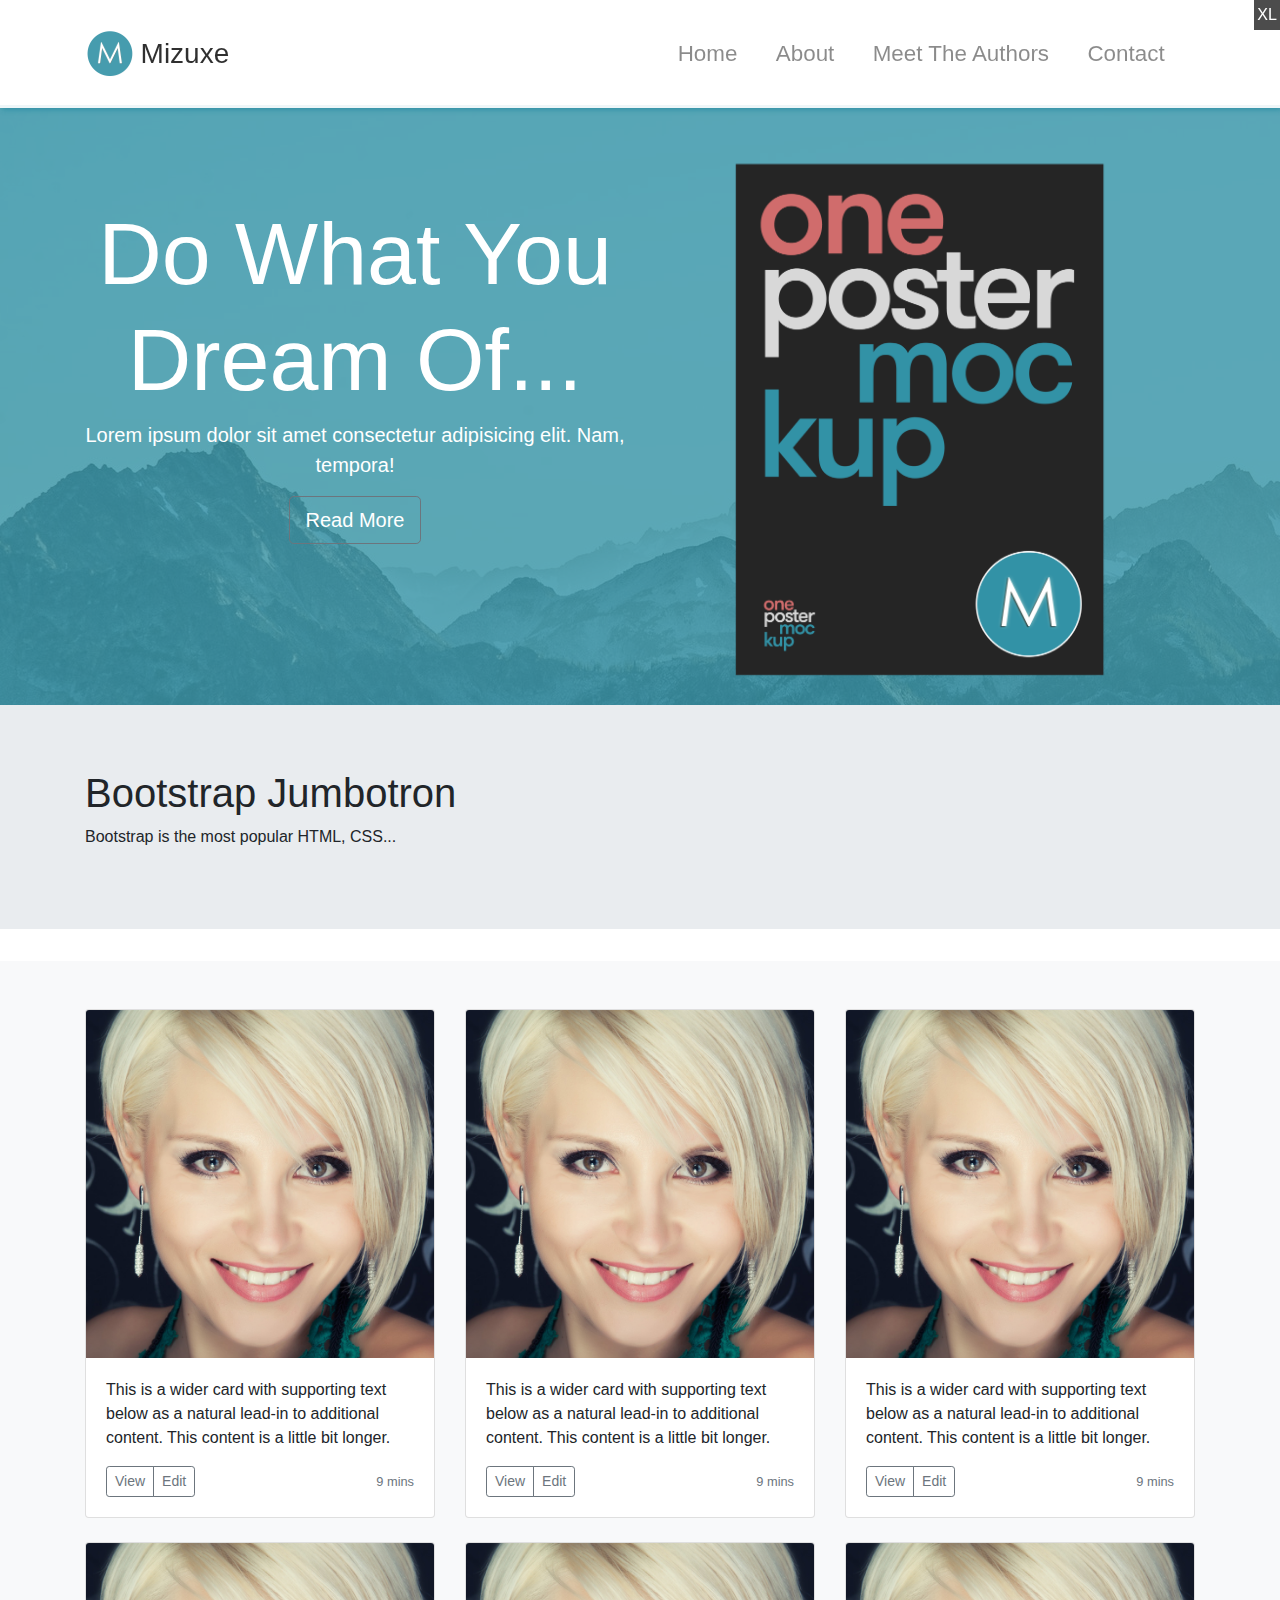
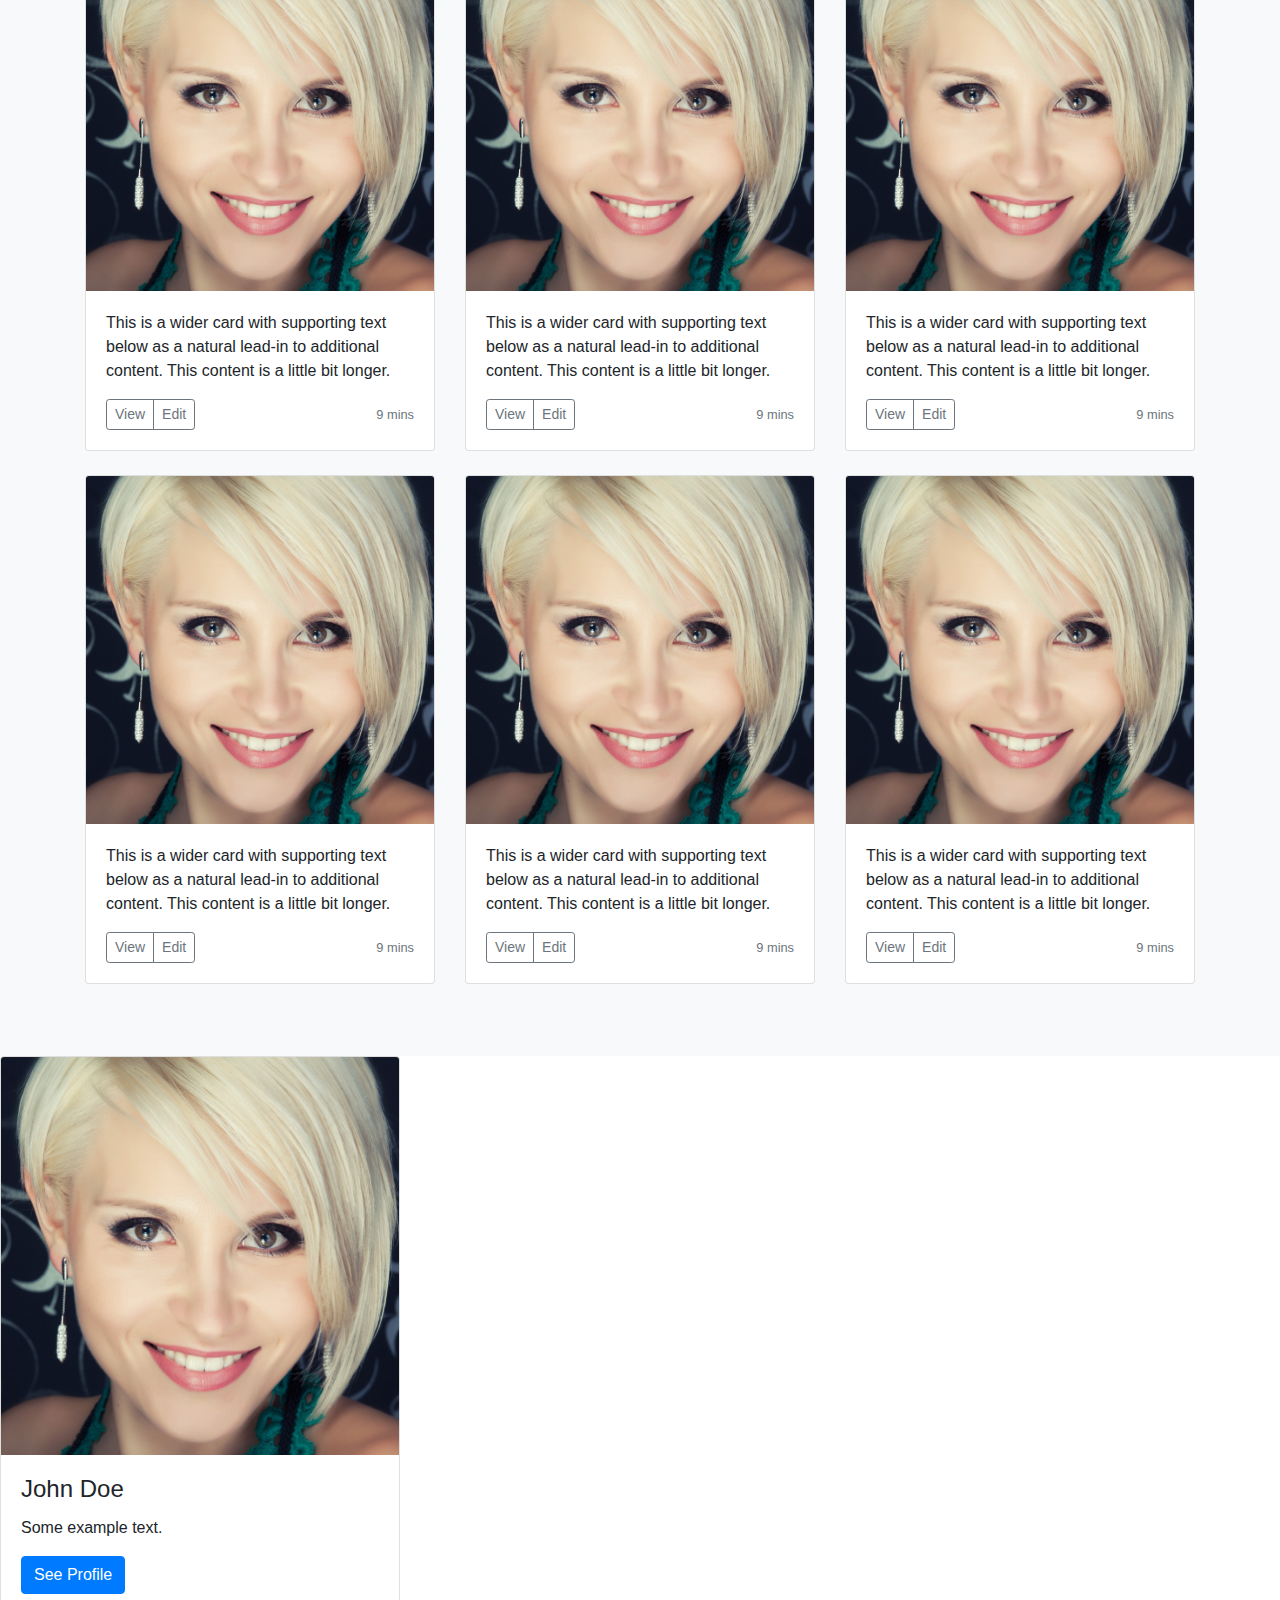
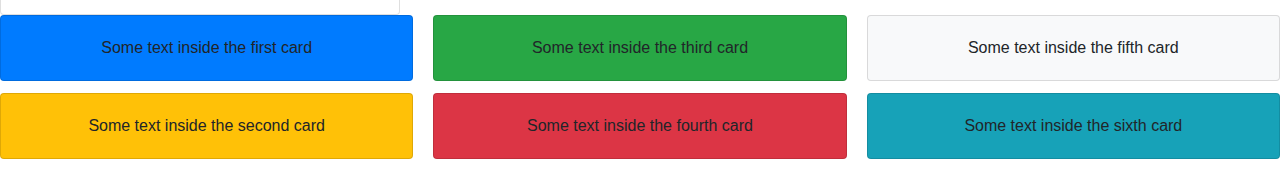
<file: start_template_sass/index.html>
<!DOCTYPE html>
<html lang="en">

<head>
  <meta charset="UTF-8">
  <meta name="viewport" content="width=device-width, initial-scale=1.0">
  <meta http-equiv="X-UA-Compatible" content="ie=edge">
  <link rel="stylesheet" href="https://use.fontawesome.com/releases/v5.0.13/css/all.css" integrity="sha384-DNOHZ68U8hZfKXOrtjWvjxusGo9WQnrNx2sqG0tfsghAvtVlRW3tvkXWZh58N9jp"
    crossorigin="anonymous">
    <link rel="stylesheet" href="css/bootstrap.css">
  <link rel="stylesheet" href="css/style.css">
  <title>Bootstrap Theme</title>
</head>

<body id="home">
  <!-- START HERE -->

<!-- NAV START-->
<nav class="navbar navbar-expand-md navbar-light fixed-top py-4" id="main-nav">
  <div class="container">
    <a href="#home" class="navbar-brand">
      <img src="img/mlogo.png" width="50" height="50" alt="">
      <h3 class="d-inline align-middle">Mizuxe</h3>
    </a>
    <button class="navbar-toggler" data-toggle="collapse" data-target="#navbarCollapse">
      <span class="navbar-toggler-icon"></span>
    </button>
    <div class="collapse navbar-collapse" id="navbarCollapse">
      <ul class="navbar-nav ml-auto">
        <li class="nav-item">
          <a href="#home" class="nav-link">Home</a>
        </li>
        <li class="nav-item">
          <a href="#about" class="nav-link">About</a>
        </li>
        <li class="nav-item">
          <a href="#authors" class="nav-link">Meet The Authors</a>
        </li>
        <li class="nav-item">
          <a href="#contact" class="nav-link">Contact</a>
        </li>
      </ul>
    </div>
  </div>
</nav>
 <!-- NAV END-->

<!--showcase start-->
<section id="showcase" class="py-5">
  <div class="primary-overlay text-white">
    <div class="container">
      <div class="row">
        <div class="col-lg-6 text-center">
          <h1 class="display-2 mt-5 pt-5">
            Do What You Dream Of...
          </h1>
          <p class="lead">Lorem ipsum dolor sit amet consectetur adipisicing elit. Nam, tempora!</p>
          <a href="#" class="btn btn-outline-secondary btn-lg text-white">
            <i class="fas fa-arrow-right"></i> Read More
          </a>
        </div>
        <div class="col-lg-6">
          <img src="img/book.png" alt="" class="img-fluid d-none d-lg-block">
        </div>
      </div>
    </div>
  </div>
</section>

<!--jumbotron-->
<div class="jumbotron jumbotron-fluid">
  <div class="container">
    <h1>Bootstrap Jumbotron</h1>
    <p>Bootstrap is the most popular HTML, CSS...</p>
  </div>
</div>

<!--cards-->


<div class="album py-5 bg-light">
  <div class="container">

    <div class="row">
      <div class="col-md-4">
        <div class="card mb-4 box-shadow">
          <img src="img/person1.jpg" class="card-img-top" alt="Card image cap">
          <div class="card-body">
            <p class="card-text">This is a wider card with supporting text below as a natural lead-in to additional content. This content is a little bit longer.</p>
            <div class="d-flex justify-content-between align-items-center">
              <div class="btn-group">
                <button type="button" class="btn btn-sm btn-outline-secondary">View</button>
                <button type="button" class="btn btn-sm btn-outline-secondary">Edit</button>
              </div>
              <small class="text-muted">9 mins</small>
            </div>
          </div>
        </div>
      </div>
      <div class="col-md-4">
        <div class="card mb-4 box-shadow">
          <img src="img/person1.jpg" class="card-img-top" alt="Card image cap">
          <div class="card-body">
            <p class="card-text">This is a wider card with supporting text below as a natural lead-in to additional content. This content is a little bit longer.</p>
            <div class="d-flex justify-content-between align-items-center">
              <div class="btn-group">
                <button type="button" class="btn btn-sm btn-outline-secondary">View</button>
                <button type="button" class="btn btn-sm btn-outline-secondary">Edit</button>
              </div>
              <small class="text-muted">9 mins</small>
            </div>
          </div>
        </div>
      </div>
      <div class="col-md-4">
        <div class="card mb-4 box-shadow">
          <img src="img/person1.jpg" class="card-img-top" alt="Card image cap">
          <div class="card-body">
            <p class="card-text">This is a wider card with supporting text below as a natural lead-in to additional content. This content is a little bit longer.</p>
            <div class="d-flex justify-content-between align-items-center">
              <div class="btn-group">
                <button type="button" class="btn btn-sm btn-outline-secondary">View</button>
                <button type="button" class="btn btn-sm btn-outline-secondary">Edit</button>
              </div>
              <small class="text-muted">9 mins</small>
            </div>
          </div>
        </div>
      </div>

      <div class="col-md-4">
        <div class="card mb-4 box-shadow">
          <img src="img/person1.jpg" class="card-img-top" alt="Card image cap">
          <div class="card-body">
            <p class="card-text">This is a wider card with supporting text below as a natural lead-in to additional content. This content is a little bit longer.</p>
            <div class="d-flex justify-content-between align-items-center">
              <div class="btn-group">
                <button type="button" class="btn btn-sm btn-outline-secondary">View</button>
                <button type="button" class="btn btn-sm btn-outline-secondary">Edit</button>
              </div>
              <small class="text-muted">9 mins</small>
            </div>
          </div>
        </div>
      </div>
      <div class="col-md-4">
        <div class="card mb-4 box-shadow">
          <img src="img/person1.jpg" class="card-img-top" alt="Card image cap">
          <div class="card-body">
            <p class="card-text">This is a wider card with supporting text below as a natural lead-in to additional content. This content is a little bit longer.</p>
            <div class="d-flex justify-content-between align-items-center">
              <div class="btn-group">
                <button type="button" class="btn btn-sm btn-outline-secondary">View</button>
                <button type="button" class="btn btn-sm btn-outline-secondary">Edit</button>
              </div>
              <small class="text-muted">9 mins</small>
            </div>
          </div>
        </div>
      </div>
      <div class="col-md-4">
        <div class="card mb-4 box-shadow">
          <img src="img/person1.jpg" class="card-img-top" alt="Card image cap">
          <div class="card-body">
            <p class="card-text">This is a wider card with supporting text below as a natural lead-in to additional content. This content is a little bit longer.</p>
            <div class="d-flex justify-content-between align-items-center">
              <div class="btn-group">
                <button type="button" class="btn btn-sm btn-outline-secondary">View</button>
                <button type="button" class="btn btn-sm btn-outline-secondary">Edit</button>
              </div>
              <small class="text-muted">9 mins</small>
            </div>
          </div>
        </div>
      </div>

      <div class="col-md-4">
        <div class="card mb-4 box-shadow">
          <img src="img/person1.jpg" class="card-img-top" alt="Card image cap">
          <div class="card-body">
            <p class="card-text">This is a wider card with supporting text below as a natural lead-in to additional content. This content is a little bit longer.</p>
            <div class="d-flex justify-content-between align-items-center">
              <div class="btn-group">
                <button type="button" class="btn btn-sm btn-outline-secondary">View</button>
                <button type="button" class="btn btn-sm btn-outline-secondary">Edit</button>
              </div>
              <small class="text-muted">9 mins</small>
            </div>
          </div>
        </div>
      </div>
      <div class="col-md-4">
        <div class="card mb-4 box-shadow">
          <img src="img/person1.jpg" class="card-img-top" alt="Card image cap">
          <div class="card-body">
            <p class="card-text">This is a wider card with supporting text below as a natural lead-in to additional content. This content is a little bit longer.</p>
            <div class="d-flex justify-content-between align-items-center">
              <div class="btn-group">
                <button type="button" class="btn btn-sm btn-outline-secondary">View</button>
                <button type="button" class="btn btn-sm btn-outline-secondary">Edit</button>
              </div>
              <small class="text-muted">9 mins</small>
            </div>
          </div>
        </div>
      </div>
      <div class="col-md-4">
        <div class="card mb-4 box-shadow">
          <img src="img/person1.jpg" class="card-img-top" alt="Card image cap">
          <div class="card-body">
            <p class="card-text">This is a wider card with supporting text below as a natural lead-in to additional content. This content is a little bit longer.</p>
            <div class="d-flex justify-content-between align-items-center">
              <div class="btn-group">
                <button type="button" class="btn btn-sm btn-outline-secondary">View</button>
                <button type="button" class="btn btn-sm btn-outline-secondary">Edit</button>
              </div>
              <small class="text-muted">9 mins</small>
            </div>
          </div>
        </div>
      </div>
    </div>
  </div>
</div>






















<div class="card" style="width:400px">
  <img class="card-img-top" src="img/person1.jpg" alt="Card image">
  <div class="card-body">
    <h4 class="card-title">John Doe</h4>
    <p class="card-text">Some example text.</p>
    <a href="#" class="btn btn-primary">See Profile</a>
  </div>
</div>





<div class="card-columns">
  <div class="card bg-primary">
    <div class="card-body text-center">
      <p class="card-text">Some text inside the first card</p>
    </div>
  </div>
  <div class="card bg-warning">
    <div class="card-body text-center">
      <p class="card-text">Some text inside the second card</p>
    </div>
  </div>
  <div class="card bg-success">
    <div class="card-body text-center">
      <p class="card-text">Some text inside the third card</p>
    </div>
  </div>
  <div class="card bg-danger">
    <div class="card-body text-center">
      <p class="card-text">Some text inside the fourth card</p>
    </div>
  </div>
  <div class="card bg-light">
    <div class="card-body text-center">
      <p class="card-text">Some text inside the fifth card</p>
    </div>
  </div>
  <div class="card bg-info">
    <div class="card-body text-center">
      <p class="card-text">Some text inside the sixth card</p>
    </div>
  </div>
</div>









<!--<span id="year"></span>-->

  <script src="http://code.jquery.com/jquery-3.3.1.min.js" integrity="sha256-FgpCb/KJQlLNfOu91ta32o/NMZxltwRo8QtmkMRdAu8="
    crossorigin="anonymous"></script>
  <script src="https://cdnjs.cloudflare.com/ajax/libs/popper.js/1.14.3/umd/popper.min.js" integrity="sha384-ZMP7rVo3mIykV+2+9J3UJ46jBk0WLaUAdn689aCwoqbBJiSnjAK/l8WvCWPIPm49"
    crossorigin="anonymous"></script>
  <script src="https://stackpath.bootstrapcdn.com/bootstrap/4.1.1/js/bootstrap.min.js" integrity="sha384-smHYKdLADwkXOn1EmN1qk/HfnUcbVRZyYmZ4qpPea6sjB/pTJ0euyQp0Mk8ck+5T"
    crossorigin="anonymous"></script>

  <script>
    // Get the current year for the copyright
    $('#year').text(new Date().getFullYear());
  </script>


<div id="debug">
  <style>
      #debug {
          position: fixed;
          top: 0;
          right: 0;
          background-color: rgba(0, 0, 0, 0.7);
          color: white;
          padding: 0.2em;
          z-index: 1000000;
      }
  </style>
  <span class="d-block d-sm-none">XS</span>
  <span class="d-none d-sm-block d-md-none">SM</span>
  <span class="d-none d-md-block d-lg-none">MD</span>
  <span class="d-none d-lg-block d-xl-none">LG</span>
  <span class="d-none d-xl-block d-lg-none">XL</span>
</div>


</body>

</html>
</file>
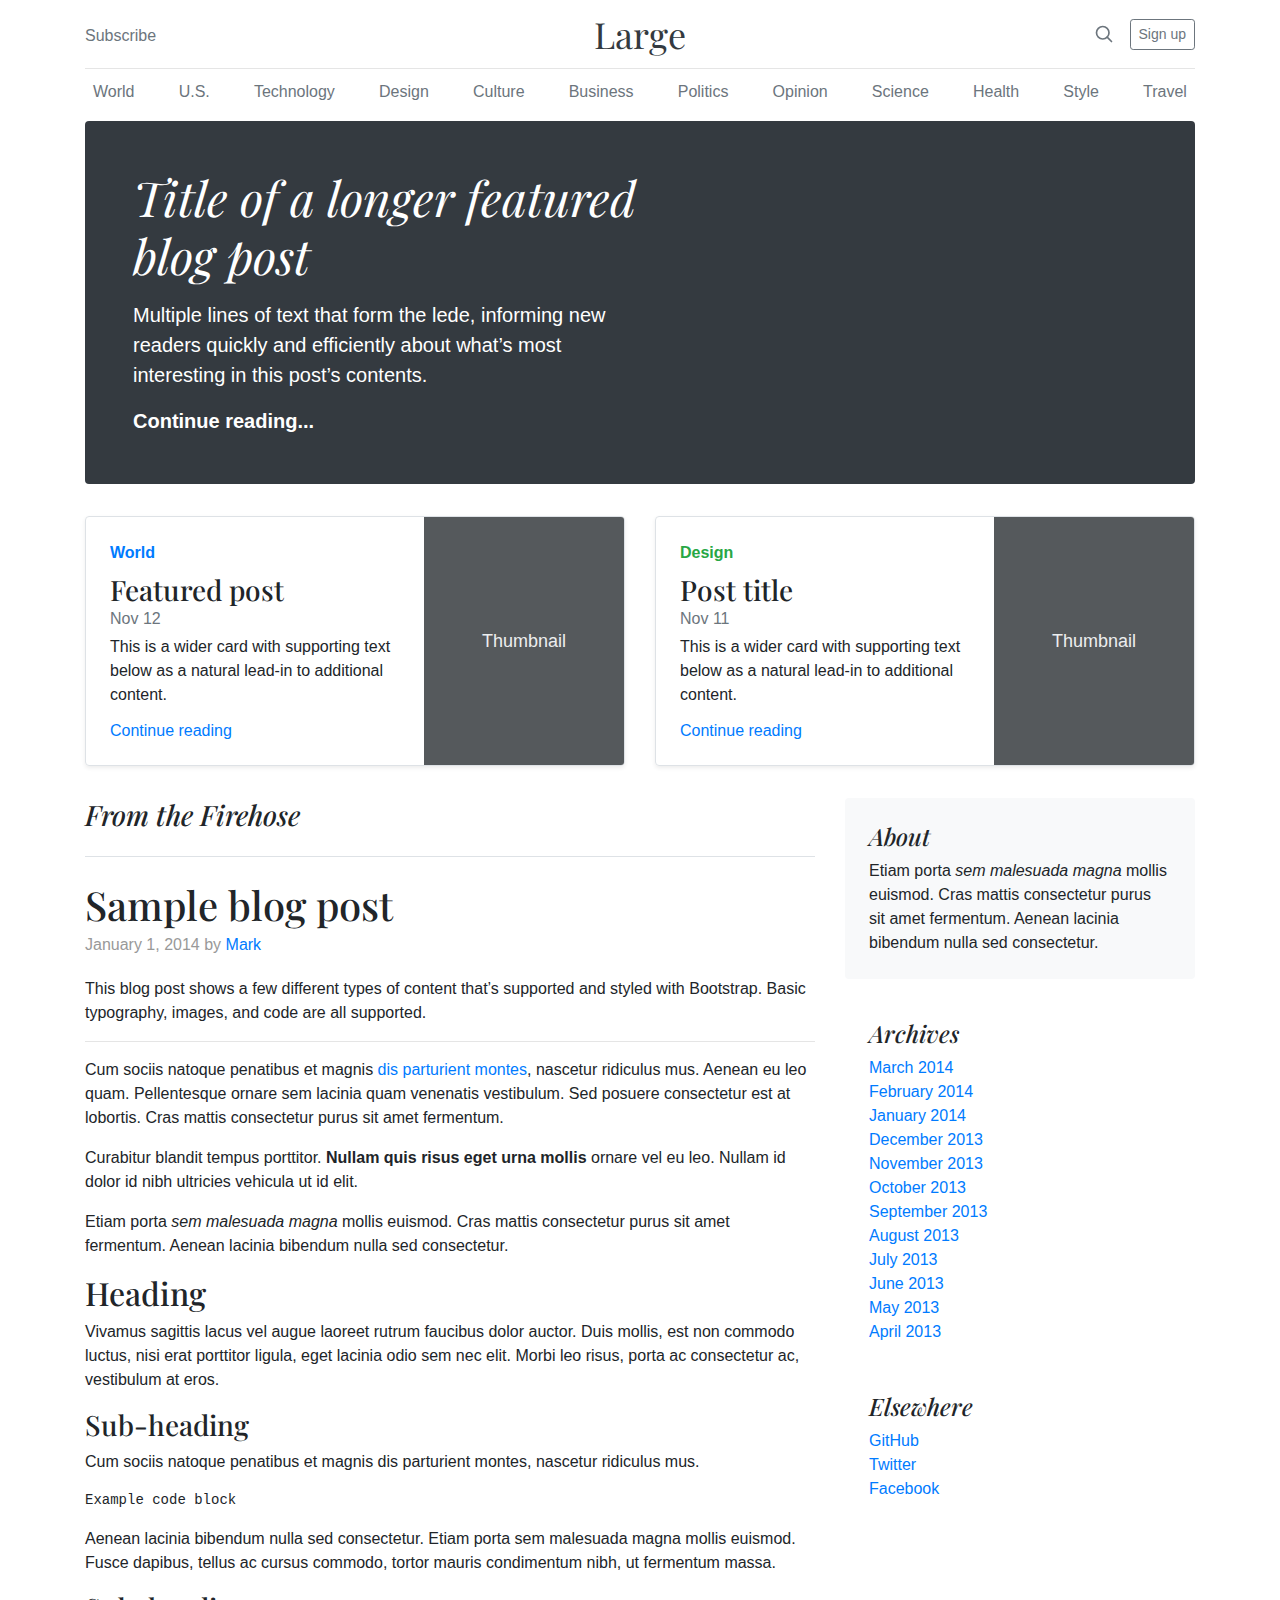
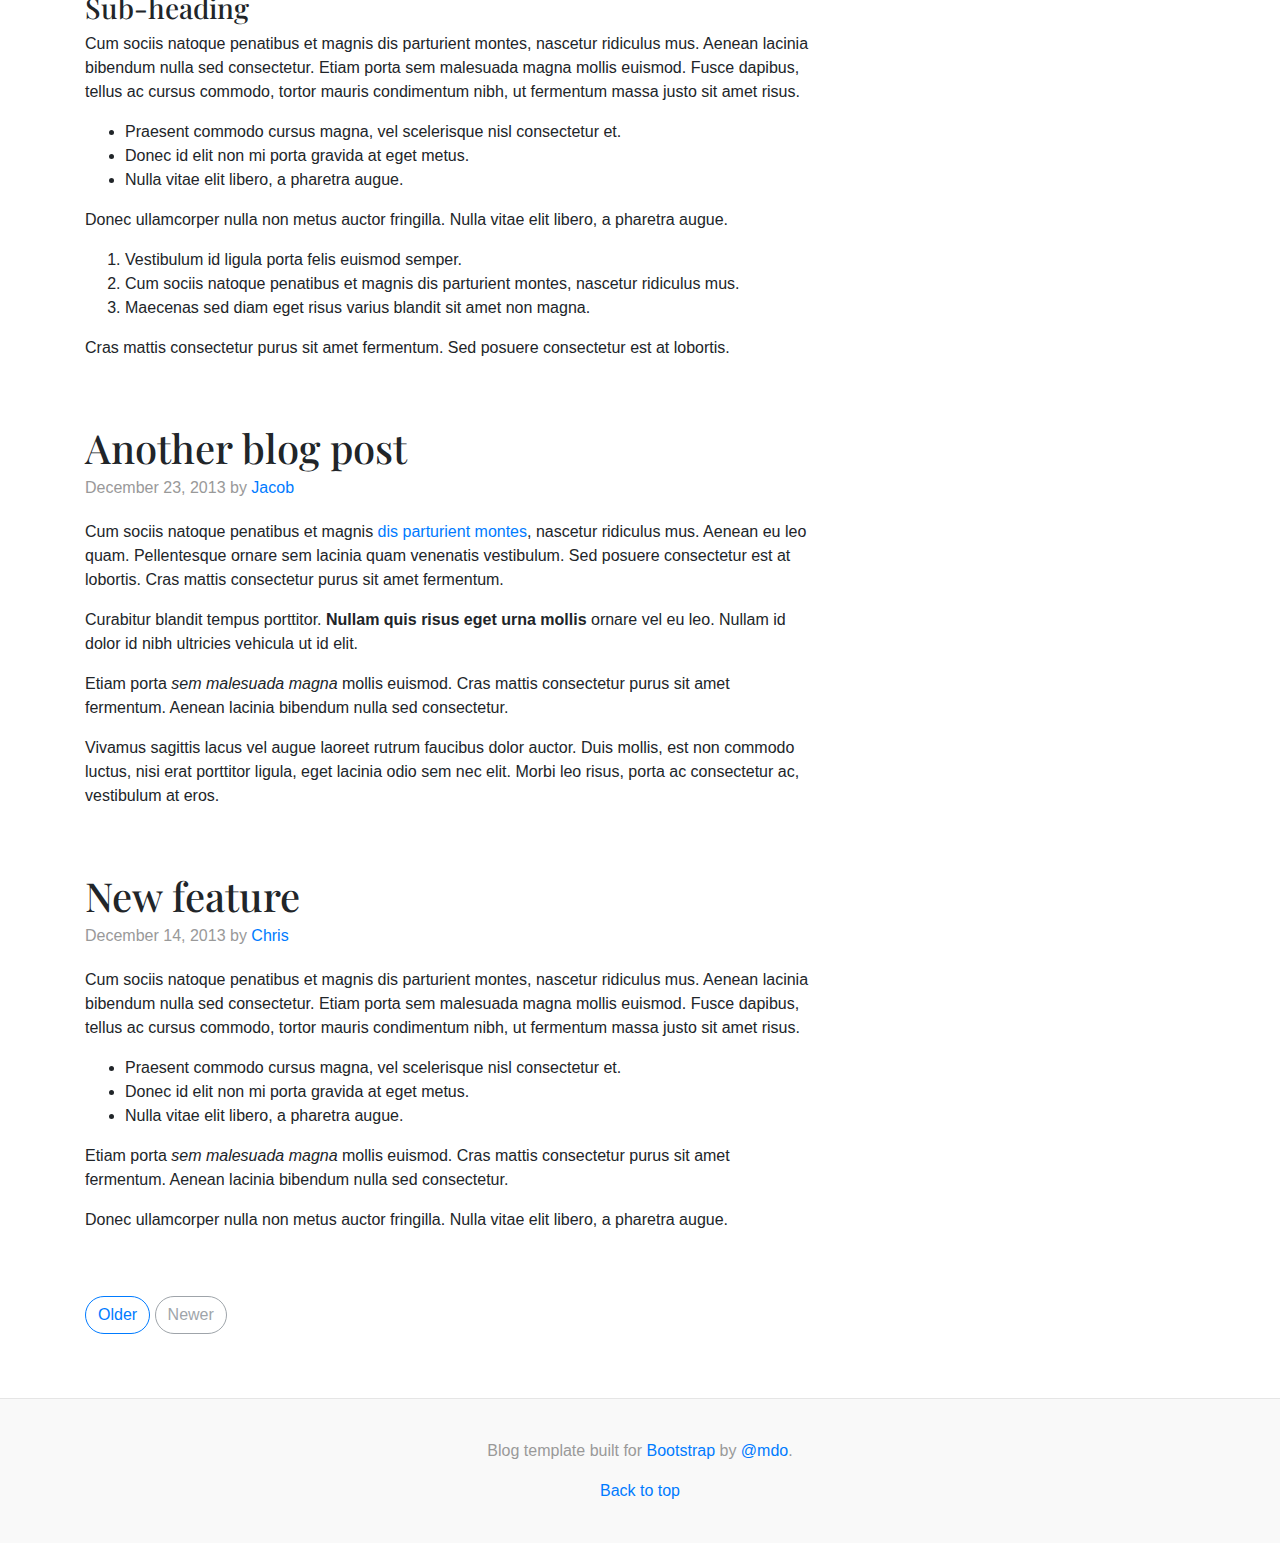
<file: brol/bootstrap-4.5.0-examples/blog/index.html>
<!doctype html>
<html lang="en">
  <head>
    <meta charset="utf-8">
    <meta name="viewport" content="width=device-width, initial-scale=1, shrink-to-fit=no">
    <meta name="description" content="">
    <meta name="author" content="Mark Otto, Jacob Thornton, and Bootstrap contributors">
    <meta name="generator" content="Jekyll v4.0.1">
    <title>Blog Template · Bootstrap</title>

    <link rel="canonical" href="https://getbootstrap.com/docs/4.5/examples/blog/">

    <!-- Bootstrap core CSS -->
<link href="../assets/dist/css/bootstrap.css" rel="stylesheet">

    <style>
      .bd-placeholder-img {
        font-size: 1.125rem;
        text-anchor: middle;
        -webkit-user-select: none;
        -moz-user-select: none;
        -ms-user-select: none;
        user-select: none;
      }

      @media (min-width: 768px) {
        .bd-placeholder-img-lg {
          font-size: 3.5rem;
        }
      }
    </style>
    <!-- Custom styles for this template -->
    <link href="https://fonts.googleapis.com/css?family=Playfair+Display:700,900" rel="stylesheet">
    <!-- Custom styles for this template -->
    <link href="blog.css" rel="stylesheet">
  </head>
  <body>
    <div class="container">
  <header class="blog-header py-3">
    <div class="row flex-nowrap justify-content-between align-items-center">
      <div class="col-4 pt-1">
        <a class="text-muted" href="#">Subscribe</a>
      </div>
      <div class="col-4 text-center">
        <a class="blog-header-logo text-dark" href="#">Large</a>
      </div>
      <div class="col-4 d-flex justify-content-end align-items-center">
        <a class="text-muted" href="#" aria-label="Search">
          <svg xmlns="http://www.w3.org/2000/svg" width="20" height="20" fill="none" stroke="currentColor" stroke-linecap="round" stroke-linejoin="round" stroke-width="2" class="mx-3" role="img" viewBox="0 0 24 24" focusable="false"><title>Search</title><circle cx="10.5" cy="10.5" r="7.5"/><path d="M21 21l-5.2-5.2"/></svg>
        </a>
        <a class="btn btn-sm btn-outline-secondary" href="#">Sign up</a>
      </div>
    </div>
  </header>

  <div class="nav-scroller py-1 mb-2">
    <nav class="nav d-flex justify-content-between">
      <a class="p-2 text-muted" href="#">World</a>
      <a class="p-2 text-muted" href="#">U.S.</a>
      <a class="p-2 text-muted" href="#">Technology</a>
      <a class="p-2 text-muted" href="#">Design</a>
      <a class="p-2 text-muted" href="#">Culture</a>
      <a class="p-2 text-muted" href="#">Business</a>
      <a class="p-2 text-muted" href="#">Politics</a>
      <a class="p-2 text-muted" href="#">Opinion</a>
      <a class="p-2 text-muted" href="#">Science</a>
      <a class="p-2 text-muted" href="#">Health</a>
      <a class="p-2 text-muted" href="#">Style</a>
      <a class="p-2 text-muted" href="#">Travel</a>
    </nav>
  </div>

  <div class="jumbotron p-4 p-md-5 text-white rounded bg-dark">
    <div class="col-md-6 px-0">
      <h1 class="display-4 font-italic">Title of a longer featured blog post</h1>
      <p class="lead my-3">Multiple lines of text that form the lede, informing new readers quickly and efficiently about what’s most interesting in this post’s contents.</p>
      <p class="lead mb-0"><a href="#" class="text-white font-weight-bold">Continue reading...</a></p>
    </div>
  </div>

  <div class="row mb-2">
    <div class="col-md-6">
      <div class="row no-gutters border rounded overflow-hidden flex-md-row mb-4 shadow-sm h-md-250 position-relative">
        <div class="col p-4 d-flex flex-column position-static">
          <strong class="d-inline-block mb-2 text-primary">World</strong>
          <h3 class="mb-0">Featured post</h3>
          <div class="mb-1 text-muted">Nov 12</div>
          <p class="card-text mb-auto">This is a wider card with supporting text below as a natural lead-in to additional content.</p>
          <a href="#" class="stretched-link">Continue reading</a>
        </div>
        <div class="col-auto d-none d-lg-block">
          <svg class="bd-placeholder-img" width="200" height="250" xmlns="http://www.w3.org/2000/svg" preserveAspectRatio="xMidYMid slice" focusable="false" role="img" aria-label="Placeholder: Thumbnail"><title>Placeholder</title><rect width="100%" height="100%" fill="#55595c"/><text x="50%" y="50%" fill="#eceeef" dy=".3em">Thumbnail</text></svg>
        </div>
      </div>
    </div>
    <div class="col-md-6">
      <div class="row no-gutters border rounded overflow-hidden flex-md-row mb-4 shadow-sm h-md-250 position-relative">
        <div class="col p-4 d-flex flex-column position-static">
          <strong class="d-inline-block mb-2 text-success">Design</strong>
          <h3 class="mb-0">Post title</h3>
          <div class="mb-1 text-muted">Nov 11</div>
          <p class="mb-auto">This is a wider card with supporting text below as a natural lead-in to additional content.</p>
          <a href="#" class="stretched-link">Continue reading</a>
        </div>
        <div class="col-auto d-none d-lg-block">
          <svg class="bd-placeholder-img" width="200" height="250" xmlns="http://www.w3.org/2000/svg" preserveAspectRatio="xMidYMid slice" focusable="false" role="img" aria-label="Placeholder: Thumbnail"><title>Placeholder</title><rect width="100%" height="100%" fill="#55595c"/><text x="50%" y="50%" fill="#eceeef" dy=".3em">Thumbnail</text></svg>
        </div>
      </div>
    </div>
  </div>
</div>

<main role="main" class="container">
  <div class="row">
    <div class="col-md-8 blog-main">
      <h3 class="pb-4 mb-4 font-italic border-bottom">
        From the Firehose
      </h3>

      <div class="blog-post">
        <h2 class="blog-post-title">Sample blog post</h2>
        <p class="blog-post-meta">January 1, 2014 by <a href="#">Mark</a></p>

        <p>This blog post shows a few different types of content that’s supported and styled with Bootstrap. Basic typography, images, and code are all supported.</p>
        <hr>
        <p>Cum sociis natoque penatibus et magnis <a href="#">dis parturient montes</a>, nascetur ridiculus mus. Aenean eu leo quam. Pellentesque ornare sem lacinia quam venenatis vestibulum. Sed posuere consectetur est at lobortis. Cras mattis consectetur purus sit amet fermentum.</p>
        <blockquote>
          <p>Curabitur blandit tempus porttitor. <strong>Nullam quis risus eget urna mollis</strong> ornare vel eu leo. Nullam id dolor id nibh ultricies vehicula ut id elit.</p>
        </blockquote>
        <p>Etiam porta <em>sem malesuada magna</em> mollis euismod. Cras mattis consectetur purus sit amet fermentum. Aenean lacinia bibendum nulla sed consectetur.</p>
        <h2>Heading</h2>
        <p>Vivamus sagittis lacus vel augue laoreet rutrum faucibus dolor auctor. Duis mollis, est non commodo luctus, nisi erat porttitor ligula, eget lacinia odio sem nec elit. Morbi leo risus, porta ac consectetur ac, vestibulum at eros.</p>
        <h3>Sub-heading</h3>
        <p>Cum sociis natoque penatibus et magnis dis parturient montes, nascetur ridiculus mus.</p>
        <pre><code>Example code block</code></pre>
        <p>Aenean lacinia bibendum nulla sed consectetur. Etiam porta sem malesuada magna mollis euismod. Fusce dapibus, tellus ac cursus commodo, tortor mauris condimentum nibh, ut fermentum massa.</p>
        <h3>Sub-heading</h3>
        <p>Cum sociis natoque penatibus et magnis dis parturient montes, nascetur ridiculus mus. Aenean lacinia bibendum nulla sed consectetur. Etiam porta sem malesuada magna mollis euismod. Fusce dapibus, tellus ac cursus commodo, tortor mauris condimentum nibh, ut fermentum massa justo sit amet risus.</p>
        <ul>
          <li>Praesent commodo cursus magna, vel scelerisque nisl consectetur et.</li>
          <li>Donec id elit non mi porta gravida at eget metus.</li>
          <li>Nulla vitae elit libero, a pharetra augue.</li>
        </ul>
        <p>Donec ullamcorper nulla non metus auctor fringilla. Nulla vitae elit libero, a pharetra augue.</p>
        <ol>
          <li>Vestibulum id ligula porta felis euismod semper.</li>
          <li>Cum sociis natoque penatibus et magnis dis parturient montes, nascetur ridiculus mus.</li>
          <li>Maecenas sed diam eget risus varius blandit sit amet non magna.</li>
        </ol>
        <p>Cras mattis consectetur purus sit amet fermentum. Sed posuere consectetur est at lobortis.</p>
      </div><!-- /.blog-post -->

      <div class="blog-post">
        <h2 class="blog-post-title">Another blog post</h2>
        <p class="blog-post-meta">December 23, 2013 by <a href="#">Jacob</a></p>

        <p>Cum sociis natoque penatibus et magnis <a href="#">dis parturient montes</a>, nascetur ridiculus mus. Aenean eu leo quam. Pellentesque ornare sem lacinia quam venenatis vestibulum. Sed posuere consectetur est at lobortis. Cras mattis consectetur purus sit amet fermentum.</p>
        <blockquote>
          <p>Curabitur blandit tempus porttitor. <strong>Nullam quis risus eget urna mollis</strong> ornare vel eu leo. Nullam id dolor id nibh ultricies vehicula ut id elit.</p>
        </blockquote>
        <p>Etiam porta <em>sem malesuada magna</em> mollis euismod. Cras mattis consectetur purus sit amet fermentum. Aenean lacinia bibendum nulla sed consectetur.</p>
        <p>Vivamus sagittis lacus vel augue laoreet rutrum faucibus dolor auctor. Duis mollis, est non commodo luctus, nisi erat porttitor ligula, eget lacinia odio sem nec elit. Morbi leo risus, porta ac consectetur ac, vestibulum at eros.</p>
      </div><!-- /.blog-post -->

      <div class="blog-post">
        <h2 class="blog-post-title">New feature</h2>
        <p class="blog-post-meta">December 14, 2013 by <a href="#">Chris</a></p>

        <p>Cum sociis natoque penatibus et magnis dis parturient montes, nascetur ridiculus mus. Aenean lacinia bibendum nulla sed consectetur. Etiam porta sem malesuada magna mollis euismod. Fusce dapibus, tellus ac cursus commodo, tortor mauris condimentum nibh, ut fermentum massa justo sit amet risus.</p>
        <ul>
          <li>Praesent commodo cursus magna, vel scelerisque nisl consectetur et.</li>
          <li>Donec id elit non mi porta gravida at eget metus.</li>
          <li>Nulla vitae elit libero, a pharetra augue.</li>
        </ul>
        <p>Etiam porta <em>sem malesuada magna</em> mollis euismod. Cras mattis consectetur purus sit amet fermentum. Aenean lacinia bibendum nulla sed consectetur.</p>
        <p>Donec ullamcorper nulla non metus auctor fringilla. Nulla vitae elit libero, a pharetra augue.</p>
      </div><!-- /.blog-post -->

      <nav class="blog-pagination">
        <a class="btn btn-outline-primary" href="#">Older</a>
        <a class="btn btn-outline-secondary disabled" href="#" tabindex="-1" aria-disabled="true">Newer</a>
      </nav>

    </div><!-- /.blog-main -->

    <aside class="col-md-4 blog-sidebar">
      <div class="p-4 mb-3 bg-light rounded">
        <h4 class="font-italic">About</h4>
        <p class="mb-0">Etiam porta <em>sem malesuada magna</em> mollis euismod. Cras mattis consectetur purus sit amet fermentum. Aenean lacinia bibendum nulla sed consectetur.</p>
      </div>

      <div class="p-4">
        <h4 class="font-italic">Archives</h4>
        <ol class="list-unstyled mb-0">
          <li><a href="#">March 2014</a></li>
          <li><a href="#">February 2014</a></li>
          <li><a href="#">January 2014</a></li>
          <li><a href="#">December 2013</a></li>
          <li><a href="#">November 2013</a></li>
          <li><a href="#">October 2013</a></li>
          <li><a href="#">September 2013</a></li>
          <li><a href="#">August 2013</a></li>
          <li><a href="#">July 2013</a></li>
          <li><a href="#">June 2013</a></li>
          <li><a href="#">May 2013</a></li>
          <li><a href="#">April 2013</a></li>
        </ol>
      </div>

      <div class="p-4">
        <h4 class="font-italic">Elsewhere</h4>
        <ol class="list-unstyled">
          <li><a href="#">GitHub</a></li>
          <li><a href="#">Twitter</a></li>
          <li><a href="#">Facebook</a></li>
        </ol>
      </div>
    </aside><!-- /.blog-sidebar -->

  </div><!-- /.row -->

</main><!-- /.container -->

<footer class="blog-footer">
  <p>Blog template built for <a href="https://getbootstrap.com/">Bootstrap</a> by <a href="https://twitter.com/mdo">@mdo</a>.</p>
  <p>
    <a href="#">Back to top</a>
  </p>
</footer>
</body>
</html>
</file>
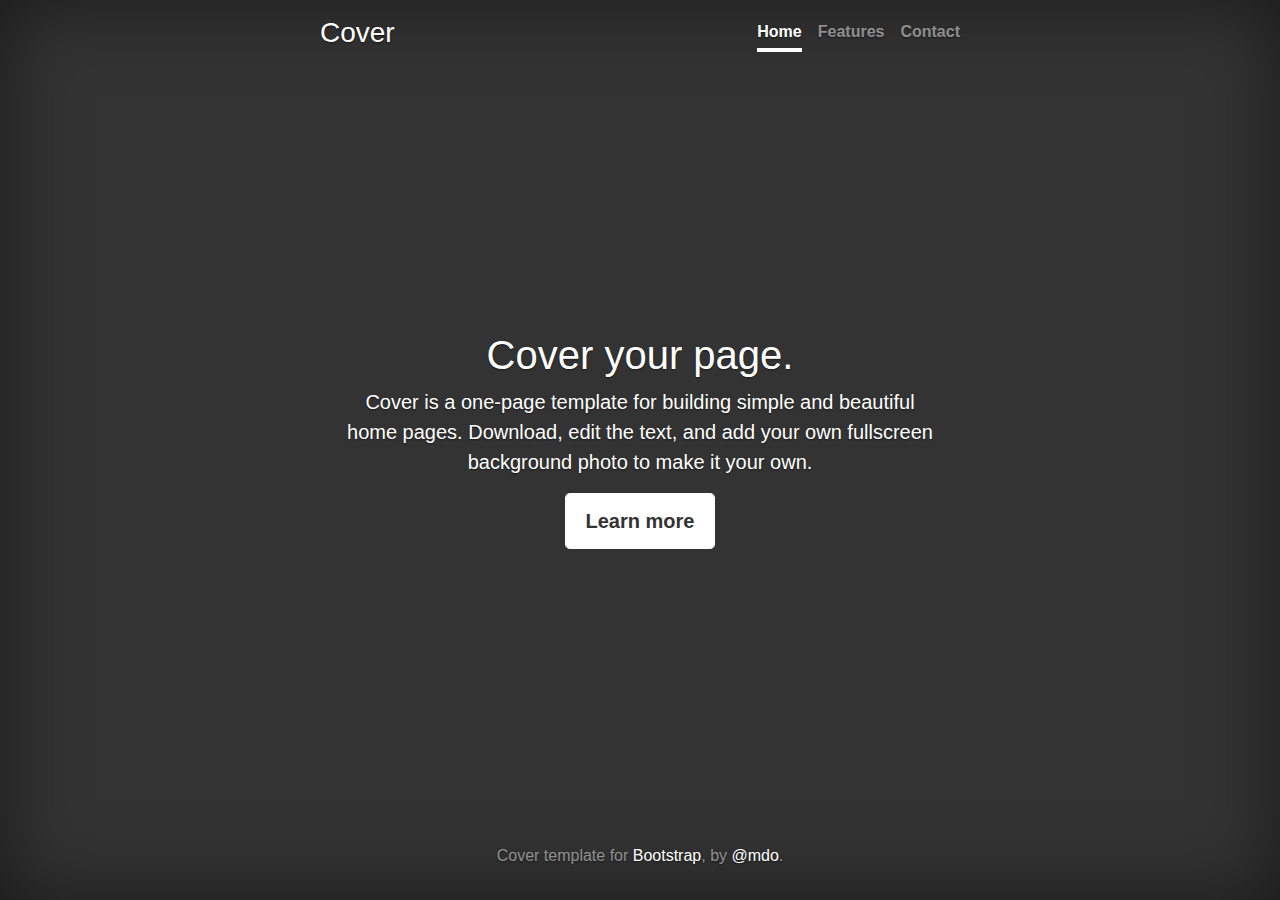
<file: brol/bootstrap-4.5.0-examples/cover/index.html>
<!doctype html>
<html lang="en">
  <head>
    <meta charset="utf-8">
    <meta name="viewport" content="width=device-width, initial-scale=1, shrink-to-fit=no">
    <meta name="description" content="">
    <meta name="author" content="Mark Otto, Jacob Thornton, and Bootstrap contributors">
    <meta name="generator" content="Jekyll v4.0.1">
    <title>Cover Template · Bootstrap</title>

    <link rel="canonical" href="https://getbootstrap.com/docs/4.5/examples/cover/">

    <!-- Bootstrap core CSS -->
<link href="../assets/dist/css/bootstrap.css" rel="stylesheet">

    <style>
      .bd-placeholder-img {
        font-size: 1.125rem;
        text-anchor: middle;
        -webkit-user-select: none;
        -moz-user-select: none;
        -ms-user-select: none;
        user-select: none;
      }

      @media (min-width: 768px) {
        .bd-placeholder-img-lg {
          font-size: 3.5rem;
        }
      }
    </style>
    <!-- Custom styles for this template -->
    <link href="cover.css" rel="stylesheet">
  </head>
  <body class="text-center">
    <div class="cover-container d-flex w-100 h-100 p-3 mx-auto flex-column">
  <header class="masthead mb-auto">
    <div class="inner">
      <h3 class="masthead-brand">Cover</h3>
      <nav class="nav nav-masthead justify-content-center">
        <a class="nav-link active" href="#">Home</a>
        <a class="nav-link" href="#">Features</a>
        <a class="nav-link" href="#">Contact</a>
      </nav>
    </div>
  </header>

  <main role="main" class="inner cover">
    <h1 class="cover-heading">Cover your page.</h1>
    <p class="lead">Cover is a one-page template for building simple and beautiful home pages. Download, edit the text, and add your own fullscreen background photo to make it your own.</p>
    <p class="lead">
      <a href="#" class="btn btn-lg btn-secondary">Learn more</a>
    </p>
  </main>

  <footer class="mastfoot mt-auto">
    <div class="inner">
      <p>Cover template for <a href="https://getbootstrap.com/">Bootstrap</a>, by <a href="https://twitter.com/mdo">@mdo</a>.</p>
    </div>
  </footer>
</div>
</body>
</html>
</file>
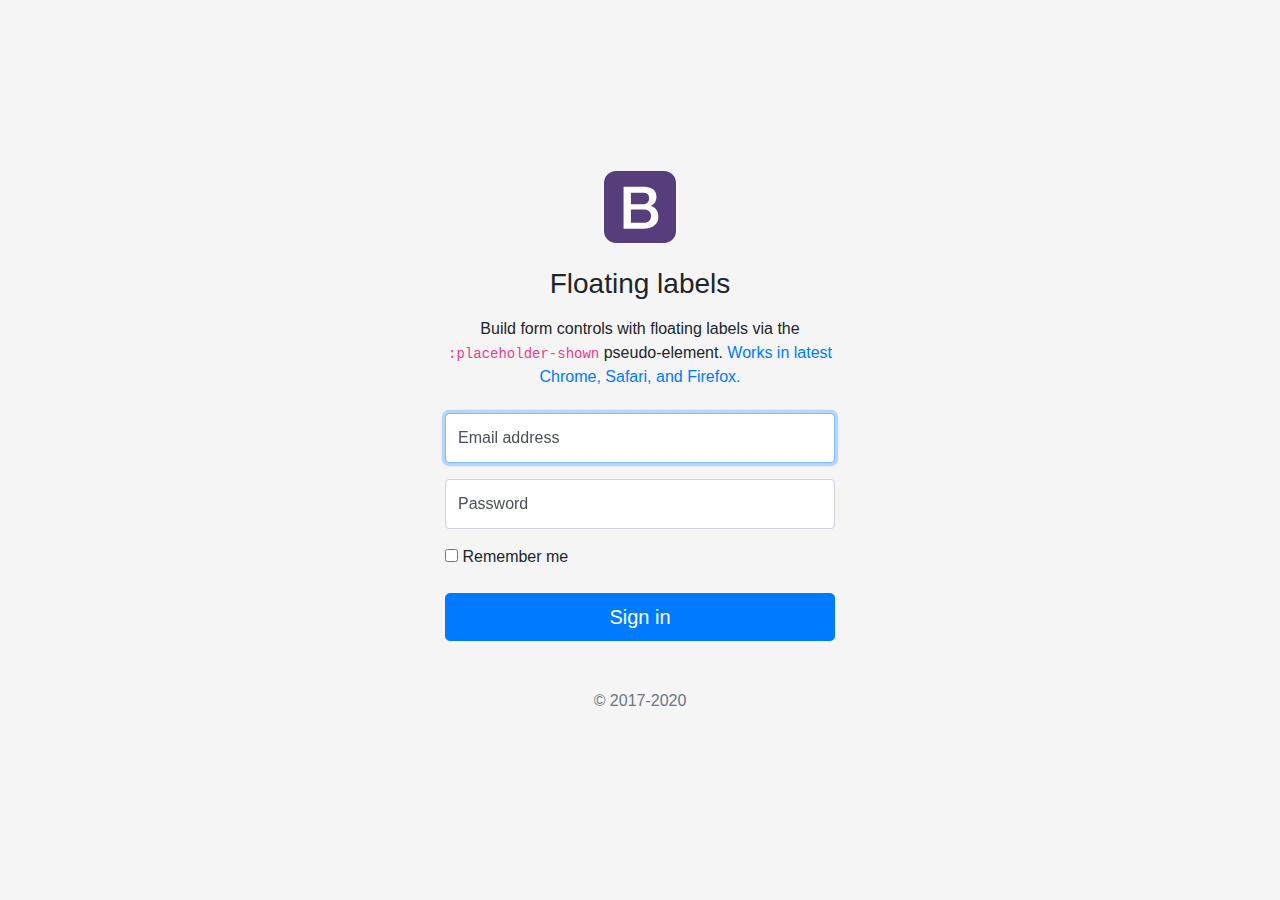
<file: brol/bootstrap-4.5.0-examples/floating-labels/index.html>
<!doctype html>
<html lang="en">
  <head>
    <meta charset="utf-8">
    <meta name="viewport" content="width=device-width, initial-scale=1, shrink-to-fit=no">
    <meta name="description" content="">
    <meta name="author" content="Mark Otto, Jacob Thornton, and Bootstrap contributors">
    <meta name="generator" content="Jekyll v4.0.1">
    <title>Floating labels example · Bootstrap</title>

    <link rel="canonical" href="https://getbootstrap.com/docs/4.5/examples/floating-labels/">

    <!-- Bootstrap core CSS -->
<link href="../assets/dist/css/bootstrap.css" rel="stylesheet">

    <style>
      .bd-placeholder-img {
        font-size: 1.125rem;
        text-anchor: middle;
        -webkit-user-select: none;
        -moz-user-select: none;
        -ms-user-select: none;
        user-select: none;
      }

      @media (min-width: 768px) {
        .bd-placeholder-img-lg {
          font-size: 3.5rem;
        }
      }
    </style>
    <!-- Custom styles for this template -->
    <link href="floating-labels.css" rel="stylesheet">
  </head>
  <body>
    <form class="form-signin">
  <div class="text-center mb-4">
    <img class="mb-4" src="../assets/brand/bootstrap-solid.svg" alt="" width="72" height="72">
    <h1 class="h3 mb-3 font-weight-normal">Floating labels</h1>
    <p>Build form controls with floating labels via the <code>:placeholder-shown</code> pseudo-element. <a href="https://caniuse.com/#feat=css-placeholder-shown">Works in latest Chrome, Safari, and Firefox.</a></p>
  </div>

  <div class="form-label-group">
    <input type="email" id="inputEmail" class="form-control" placeholder="Email address" required autofocus>
    <label for="inputEmail">Email address</label>
  </div>

  <div class="form-label-group">
    <input type="password" id="inputPassword" class="form-control" placeholder="Password" required>
    <label for="inputPassword">Password</label>
  </div>

  <div class="checkbox mb-3">
    <label>
      <input type="checkbox" value="remember-me"> Remember me
    </label>
  </div>
  <button class="btn btn-lg btn-primary btn-block" type="submit">Sign in</button>
  <p class="mt-5 mb-3 text-muted text-center">&copy; 2017-2020</p>
</form>
</body>
</html>
</file>
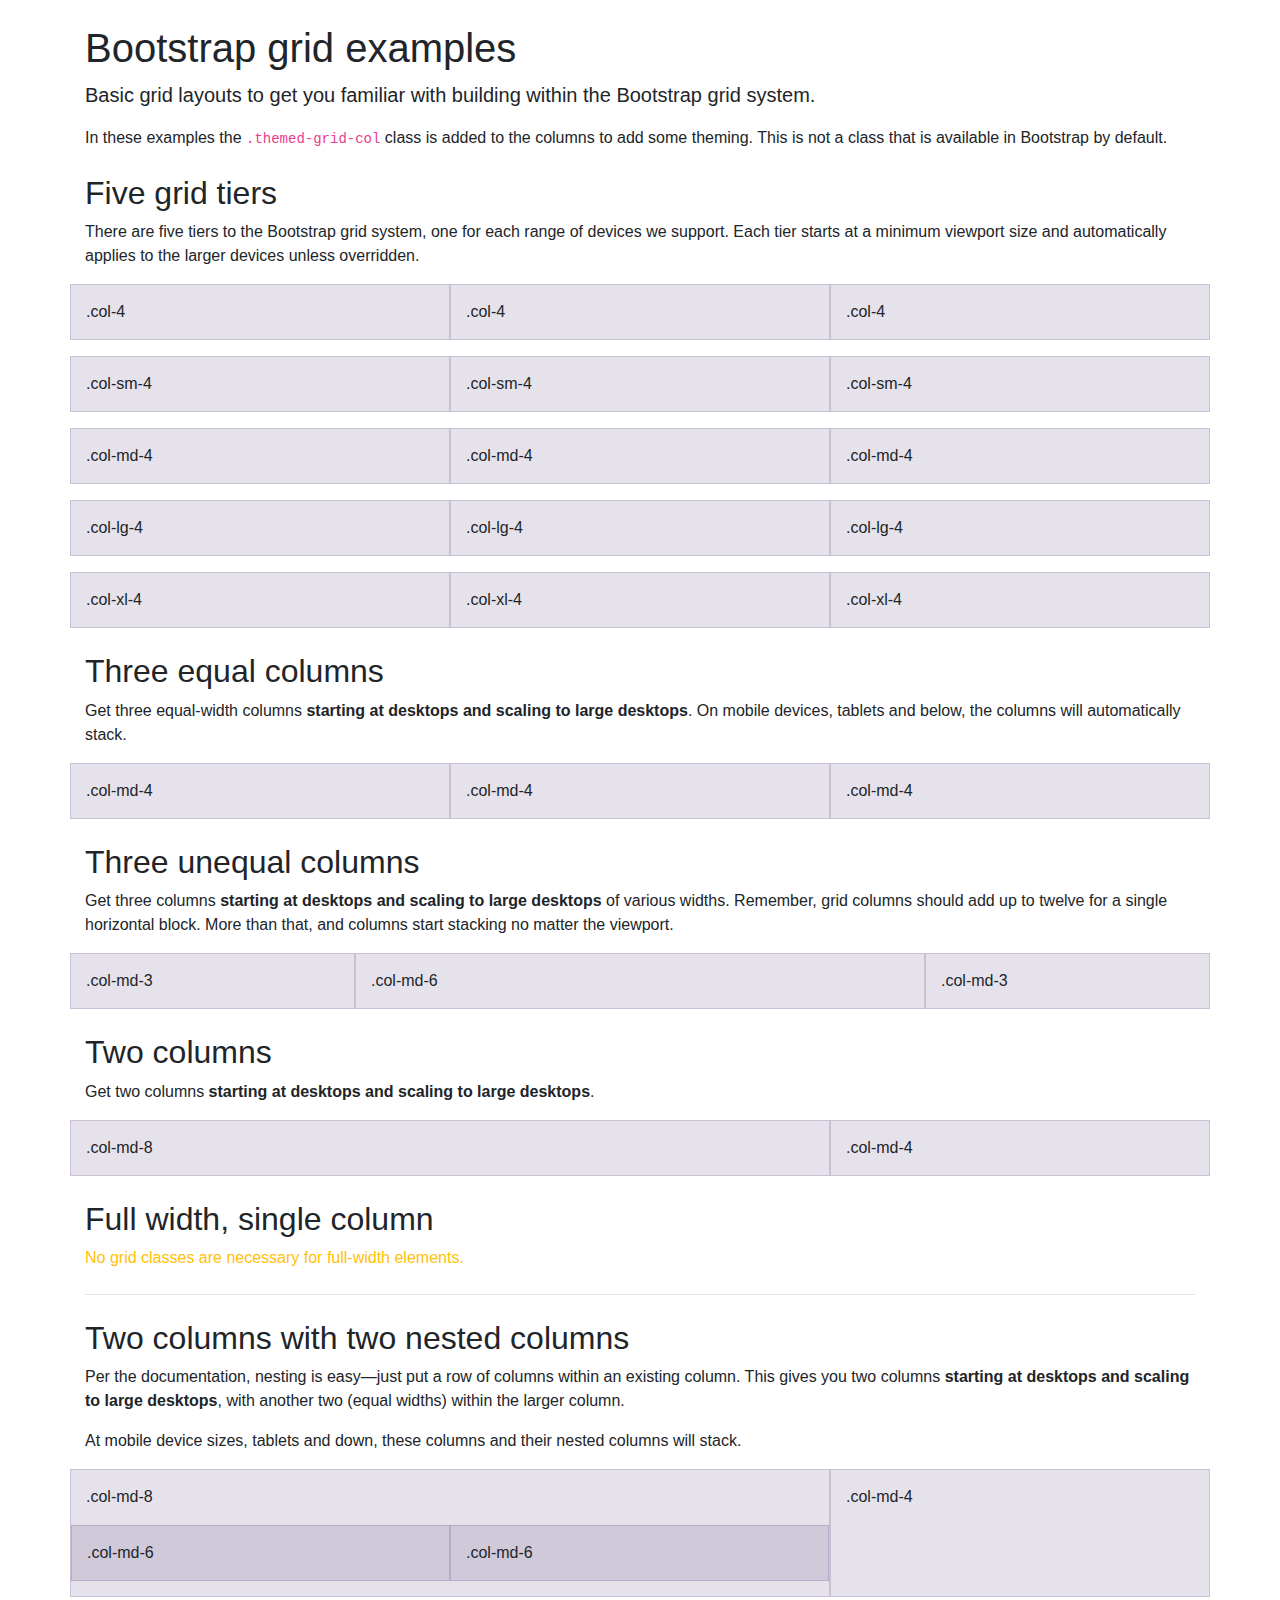
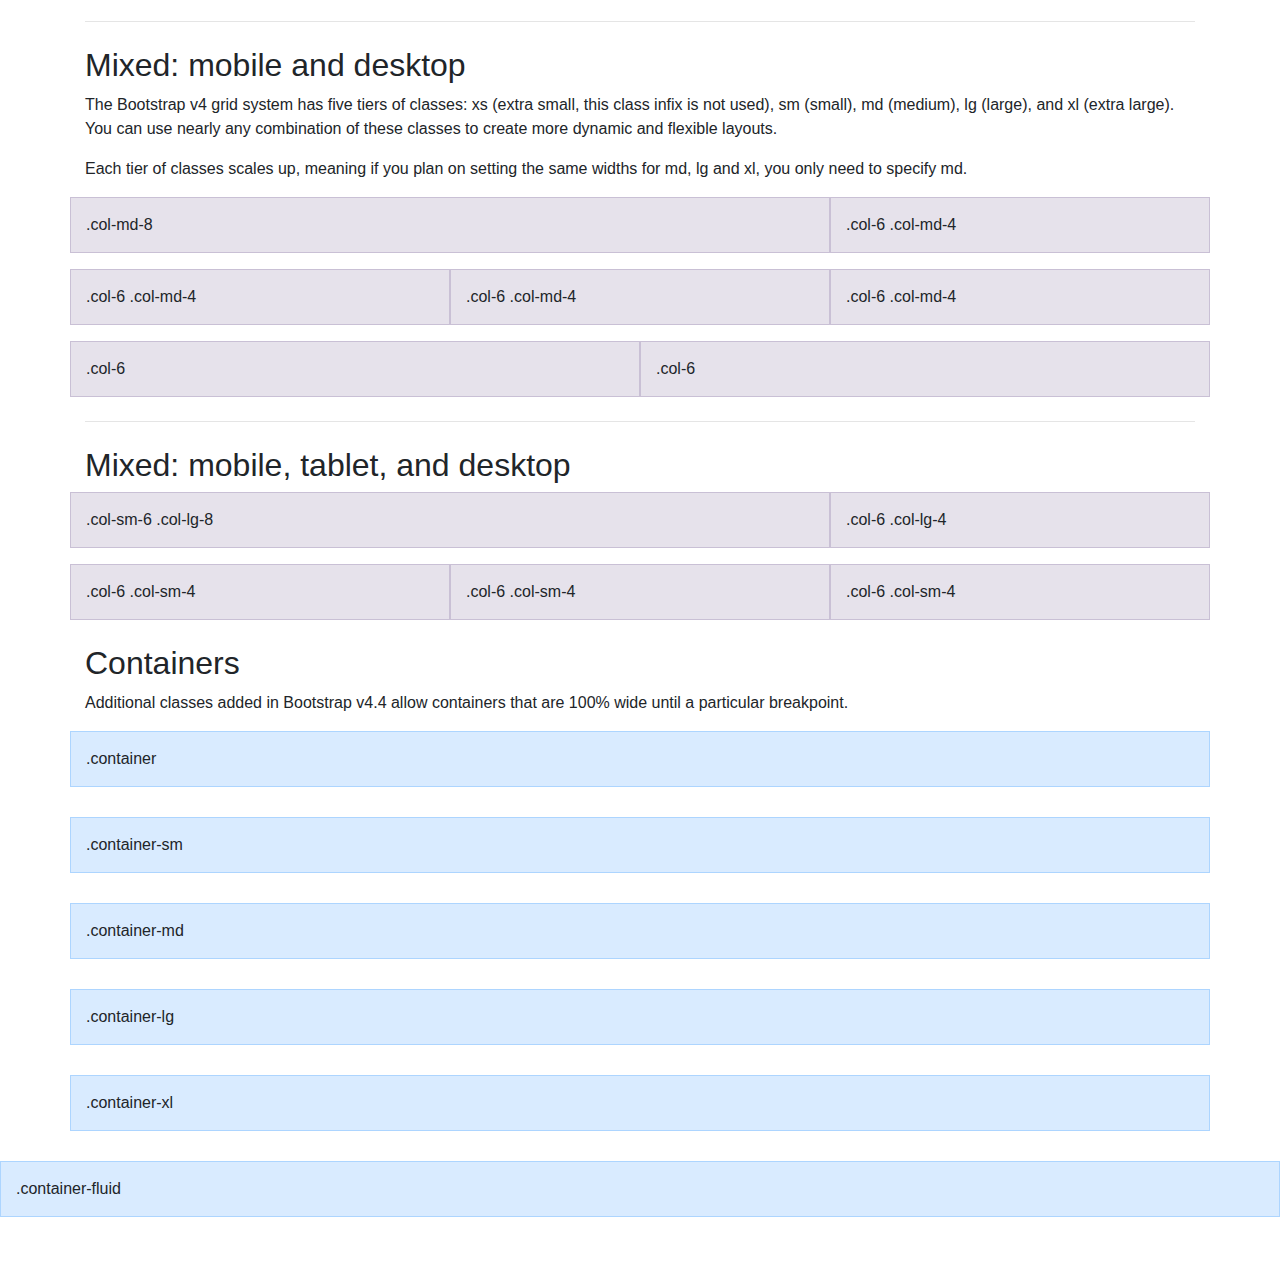
<file: brol/bootstrap-4.5.0-examples/grid/index.html>
<!doctype html>
<html lang="en">
  <head>
    <meta charset="utf-8">
    <meta name="viewport" content="width=device-width, initial-scale=1, shrink-to-fit=no">
    <meta name="description" content="">
    <meta name="author" content="Mark Otto, Jacob Thornton, and Bootstrap contributors">
    <meta name="generator" content="Jekyll v4.0.1">
    <title>Grid Template · Bootstrap</title>

    <link rel="canonical" href="https://getbootstrap.com/docs/4.5/examples/grid/">

    <!-- Bootstrap core CSS -->
<link href="../assets/dist/css/bootstrap.css" rel="stylesheet">

    <style>
      .bd-placeholder-img {
        font-size: 1.125rem;
        text-anchor: middle;
        -webkit-user-select: none;
        -moz-user-select: none;
        -ms-user-select: none;
        user-select: none;
      }

      @media (min-width: 768px) {
        .bd-placeholder-img-lg {
          font-size: 3.5rem;
        }
      }
    </style>
    <!-- Custom styles for this template -->
    <link href="grid.css" rel="stylesheet">
  </head>
  <body class="py-4">
    <div class="container">

  <h1>Bootstrap grid examples</h1>
  <p class="lead">Basic grid layouts to get you familiar with building within the Bootstrap grid system.</p>
  <p>In these examples the <code>.themed-grid-col</code> class is added to the columns to add some theming. This is not a class that is available in Bootstrap by default.</p>

  <h2 class="mt-4">Five grid tiers</h2>
  <p>There are five tiers to the Bootstrap grid system, one for each range of devices we support. Each tier starts at a minimum viewport size and automatically applies to the larger devices unless overridden.</p>

  <div class="row mb-3">
    <div class="col-4 themed-grid-col">.col-4</div>
    <div class="col-4 themed-grid-col">.col-4</div>
    <div class="col-4 themed-grid-col">.col-4</div>
  </div>

  <div class="row mb-3">
    <div class="col-sm-4 themed-grid-col">.col-sm-4</div>
    <div class="col-sm-4 themed-grid-col">.col-sm-4</div>
    <div class="col-sm-4 themed-grid-col">.col-sm-4</div>
  </div>

  <div class="row mb-3">
    <div class="col-md-4 themed-grid-col">.col-md-4</div>
    <div class="col-md-4 themed-grid-col">.col-md-4</div>
    <div class="col-md-4 themed-grid-col">.col-md-4</div>
  </div>

  <div class="row mb-3">
    <div class="col-lg-4 themed-grid-col">.col-lg-4</div>
    <div class="col-lg-4 themed-grid-col">.col-lg-4</div>
    <div class="col-lg-4 themed-grid-col">.col-lg-4</div>
  </div>

  <div class="row mb-3">
    <div class="col-xl-4 themed-grid-col">.col-xl-4</div>
    <div class="col-xl-4 themed-grid-col">.col-xl-4</div>
    <div class="col-xl-4 themed-grid-col">.col-xl-4</div>
  </div>

  <h2 class="mt-4">Three equal columns</h2>
  <p>Get three equal-width columns <strong>starting at desktops and scaling to large desktops</strong>. On mobile devices, tablets and below, the columns will automatically stack.</p>
  <div class="row mb-3">
    <div class="col-md-4 themed-grid-col">.col-md-4</div>
    <div class="col-md-4 themed-grid-col">.col-md-4</div>
    <div class="col-md-4 themed-grid-col">.col-md-4</div>
  </div>

  <h2 class="mt-4">Three unequal columns</h2>
  <p>Get three columns <strong>starting at desktops and scaling to large desktops</strong> of various widths. Remember, grid columns should add up to twelve for a single horizontal block. More than that, and columns start stacking no matter the viewport.</p>
  <div class="row mb-3">
    <div class="col-md-3 themed-grid-col">.col-md-3</div>
    <div class="col-md-6 themed-grid-col">.col-md-6</div>
    <div class="col-md-3 themed-grid-col">.col-md-3</div>
  </div>

  <h2 class="mt-4">Two columns</h2>
  <p>Get two columns <strong>starting at desktops and scaling to large desktops</strong>.</p>
  <div class="row mb-3">
    <div class="col-md-8 themed-grid-col">.col-md-8</div>
    <div class="col-md-4 themed-grid-col">.col-md-4</div>
  </div>

  <h2 class="mt-4">Full width, single column</h2>
  <p class="text-warning">
    No grid classes are necessary for full-width elements.
  </p>

  <hr class="my-4">

  <h2 class="mt-4">Two columns with two nested columns</h2>
  <p>Per the documentation, nesting is easy—just put a row of columns within an existing column. This gives you two columns <strong>starting at desktops and scaling to large desktops</strong>, with another two (equal widths) within the larger column.</p>
  <p>At mobile device sizes, tablets and down, these columns and their nested columns will stack.</p>
  <div class="row mb-3">
    <div class="col-md-8 themed-grid-col">
      <div class="pb-3">
        .col-md-8
      </div>
      <div class="row">
        <div class="col-md-6 themed-grid-col">.col-md-6</div>
        <div class="col-md-6 themed-grid-col">.col-md-6</div>
      </div>
    </div>
    <div class="col-md-4 themed-grid-col">.col-md-4</div>
  </div>

  <hr class="my-4">

  <h2 class="mt-4">Mixed: mobile and desktop</h2>
  <p>The Bootstrap v4 grid system has five tiers of classes: xs (extra small, this class infix is not used), sm (small), md (medium), lg (large), and xl (extra large). You can use nearly any combination of these classes to create more dynamic and flexible layouts.</p>
  <p>Each tier of classes scales up, meaning if you plan on setting the same widths for md, lg and xl, you only need to specify md.</p>
  <div class="row mb-3">
    <div class="col-md-8 themed-grid-col">.col-md-8</div>
    <div class="col-6 col-md-4 themed-grid-col">.col-6 .col-md-4</div>
  </div>
  <div class="row mb-3">
    <div class="col-6 col-md-4 themed-grid-col">.col-6 .col-md-4</div>
    <div class="col-6 col-md-4 themed-grid-col">.col-6 .col-md-4</div>
    <div class="col-6 col-md-4 themed-grid-col">.col-6 .col-md-4</div>
  </div>
  <div class="row mb-3">
    <div class="col-6 themed-grid-col">.col-6</div>
    <div class="col-6 themed-grid-col">.col-6</div>
  </div>

  <hr class="my-4">

  <h2 class="mt-4">Mixed: mobile, tablet, and desktop</h2>
  <div class="row mb-3">
    <div class="col-sm-6 col-lg-8 themed-grid-col">.col-sm-6 .col-lg-8</div>
    <div class="col-6 col-lg-4 themed-grid-col">.col-6 .col-lg-4</div>
  </div>
  <div class="row mb-3">
    <div class="col-6 col-sm-4 themed-grid-col">.col-6 .col-sm-4</div>
    <div class="col-6 col-sm-4 themed-grid-col">.col-6 .col-sm-4</div>
    <div class="col-6 col-sm-4 themed-grid-col">.col-6 .col-sm-4</div>
  </div>

</div>

<div class="container" id="containers">
  <h2 class="mt-4">Containers</h2>
  <p>Additional classes added in Bootstrap v4.4 allow containers that are 100% wide until a particular breakpoint.</p>
</div>

<div class="container themed-container">.container</div>
<div class="container-sm themed-container">.container-sm</div>
<div class="container-md themed-container">.container-md</div>
<div class="container-lg themed-container">.container-lg</div>
<div class="container-xl themed-container">.container-xl</div>
<div class="container-fluid themed-container">.container-fluid</div>
</body>
</html>
</file>
<file: start_template_sass/css/style.css>
body {
  margin-top: 105px; }

.navbar {
  box-shadow: 2px 2px 5px #3292a6;
  opacity: 0.9;
  background: #fff; }
  .navbar .nav-item {
    font-size: 1.4rem;
    padding-right: 1.4rem; }

#showcase {
  position: relative;
  background: url("../img/mountains.jpg");
  min-height: 600px; }
  #showcase .primary-overlay {
    background: rgba(50, 146, 166, 0.8);
    position: absolute;
    top: 0;
    left: 0;
    width: 100%;
    height: 100%; }

.info-header {
  width: 50%;
  margin: auto;
  border-bottom: 1px #ddd solid; }

#authors img {
  margin-top: -50px; }
#authors .card:hover {
  background: #3292a6;
  color: #fff; }
#authors .fab {
  color: #fff; }

@media (max-width: 768px) {
  #showcase {
    min-height: 500px; }
    #showcase h1 {
      font-size: 4rem; }

  .mb-resp {
    margin-bottom: 1rem; } }
</file>
<file: brol/bootstrap-4.5.0-examples/blog/blog.css>
/* stylelint-disable selector-list-comma-newline-after */

.blog-header {
  line-height: 1;
  border-bottom: 1px solid #e5e5e5;
}

.blog-header-logo {
  font-family: "Playfair Display", Georgia, "Times New Roman", serif;
  font-size: 2.25rem;
}

.blog-header-logo:hover {
  text-decoration: none;
}

h1, h2, h3, h4, h5, h6 {
  font-family: "Playfair Display", Georgia, "Times New Roman", serif;
}

.display-4 {
  font-size: 2.5rem;
}
@media (min-width: 768px) {
  .display-4 {
    font-size: 3rem;
  }
}

.nav-scroller {
  position: relative;
  z-index: 2;
  height: 2.75rem;
  overflow-y: hidden;
}

.nav-scroller .nav {
  display: -ms-flexbox;
  display: flex;
  -ms-flex-wrap: nowrap;
  flex-wrap: nowrap;
  padding-bottom: 1rem;
  margin-top: -1px;
  overflow-x: auto;
  text-align: center;
  white-space: nowrap;
  -webkit-overflow-scrolling: touch;
}

.nav-scroller .nav-link {
  padding-top: .75rem;
  padding-bottom: .75rem;
  font-size: .875rem;
}

.card-img-right {
  height: 100%;
  border-radius: 0 3px 3px 0;
}

.flex-auto {
  -ms-flex: 0 0 auto;
  flex: 0 0 auto;
}

.h-250 { height: 250px; }
@media (min-width: 768px) {
  .h-md-250 { height: 250px; }
}

/* Pagination */
.blog-pagination {
  margin-bottom: 4rem;
}
.blog-pagination > .btn {
  border-radius: 2rem;
}

/*
 * Blog posts
 */
.blog-post {
  margin-bottom: 4rem;
}
.blog-post-title {
  margin-bottom: .25rem;
  font-size: 2.5rem;
}
.blog-post-meta {
  margin-bottom: 1.25rem;
  color: #999;
}

/*
 * Footer
 */
.blog-footer {
  padding: 2.5rem 0;
  color: #999;
  text-align: center;
  background-color: #f9f9f9;
  border-top: .05rem solid #e5e5e5;
}
.blog-footer p:last-child {
  margin-bottom: 0;
}
</file>
<file: brol/bootstrap-4.5.0-examples/cover/cover.css>
/*
 * Globals
 */

/* Links */
a,
a:focus,
a:hover {
  color: #fff;
}

/* Custom default button */
.btn-secondary,
.btn-secondary:hover,
.btn-secondary:focus {
  color: #333;
  text-shadow: none; /* Prevent inheritance from `body` */
  background-color: #fff;
  border: .05rem solid #fff;
}


/*
 * Base structure
 */

html,
body {
  height: 100%;
  background-color: #333;
}

body {
  display: -ms-flexbox;
  display: flex;
  color: #fff;
  text-shadow: 0 .05rem .1rem rgba(0, 0, 0, .5);
  box-shadow: inset 0 0 5rem rgba(0, 0, 0, .5);
}

.cover-container {
  max-width: 42em;
}


/*
 * Header
 */
.masthead {
  margin-bottom: 2rem;
}

.masthead-brand {
  margin-bottom: 0;
}

.nav-masthead .nav-link {
  padding: .25rem 0;
  font-weight: 700;
  color: rgba(255, 255, 255, .5);
  background-color: transparent;
  border-bottom: .25rem solid transparent;
}

.nav-masthead .nav-link:hover,
.nav-masthead .nav-link:focus {
  border-bottom-color: rgba(255, 255, 255, .25);
}

.nav-masthead .nav-link + .nav-link {
  margin-left: 1rem;
}

.nav-masthead .active {
  color: #fff;
  border-bottom-color: #fff;
}

@media (min-width: 48em) {
  .masthead-brand {
    float: left;
  }
  .nav-masthead {
    float: right;
  }
}


/*
 * Cover
 */
.cover {
  padding: 0 1.5rem;
}
.cover .btn-lg {
  padding: .75rem 1.25rem;
  font-weight: 700;
}


/*
 * Footer
 */
.mastfoot {
  color: rgba(255, 255, 255, .5);
}
</file>
<file: brol/bootstrap-4.5.0-examples/floating-labels/floating-labels.css>
html,
body {
  height: 100%;
}

body {
  display: -ms-flexbox;
  display: flex;
  -ms-flex-align: center;
  align-items: center;
  padding-top: 40px;
  padding-bottom: 40px;
  background-color: #f5f5f5;
}

.form-signin {
  width: 100%;
  max-width: 420px;
  padding: 15px;
  margin: auto;
}

.form-label-group {
  position: relative;
  margin-bottom: 1rem;
}

.form-label-group > input,
.form-label-group > label {
  height: 3.125rem;
  padding: .75rem;
}

.form-label-group > label {
  position: absolute;
  top: 0;
  left: 0;
  display: block;
  width: 100%;
  margin-bottom: 0; /* Override default `<label>` margin */
  line-height: 1.5;
  color: #495057;
  pointer-events: none;
  cursor: text; /* Match the input under the label */
  border: 1px solid transparent;
  border-radius: .25rem;
  transition: all .1s ease-in-out;
}

.form-label-group input::-webkit-input-placeholder {
  color: transparent;
}

.form-label-group input:-ms-input-placeholder {
  color: transparent;
}

.form-label-group input::-ms-input-placeholder {
  color: transparent;
}

.form-label-group input::-moz-placeholder {
  color: transparent;
}

.form-label-group input::placeholder {
  color: transparent;
}

.form-label-group input:not(:placeholder-shown) {
  padding-top: 1.25rem;
  padding-bottom: .25rem;
}

.form-label-group input:not(:placeholder-shown) ~ label {
  padding-top: .25rem;
  padding-bottom: .25rem;
  font-size: 12px;
  color: #777;
}

/* Fallback for Edge
-------------------------------------------------- */
@supports (-ms-ime-align: auto) {
  .form-label-group > label {
    display: none;
  }
  .form-label-group input::-ms-input-placeholder {
    color: #777;
  }
}

/* Fallback for IE
-------------------------------------------------- */
@media all and (-ms-high-contrast: none), (-ms-high-contrast: active) {
  .form-label-group > label {
    display: none;
  }
  .form-label-group input:-ms-input-placeholder {
    color: #777;
  }
}
</file>
<file: brol/bootstrap-4.5.0-examples/grid/grid.css>
.themed-grid-col {
  padding-top: 15px;
  padding-bottom: 15px;
  background-color: rgba(86, 61, 124, .15);
  border: 1px solid rgba(86, 61, 124, .2);
}

.themed-container {
  padding: 15px;
  margin-bottom: 30px;
  background-color: rgba(0, 123, 255, .15);
  border: 1px solid rgba(0, 123, 255, .2);
}
</file>
